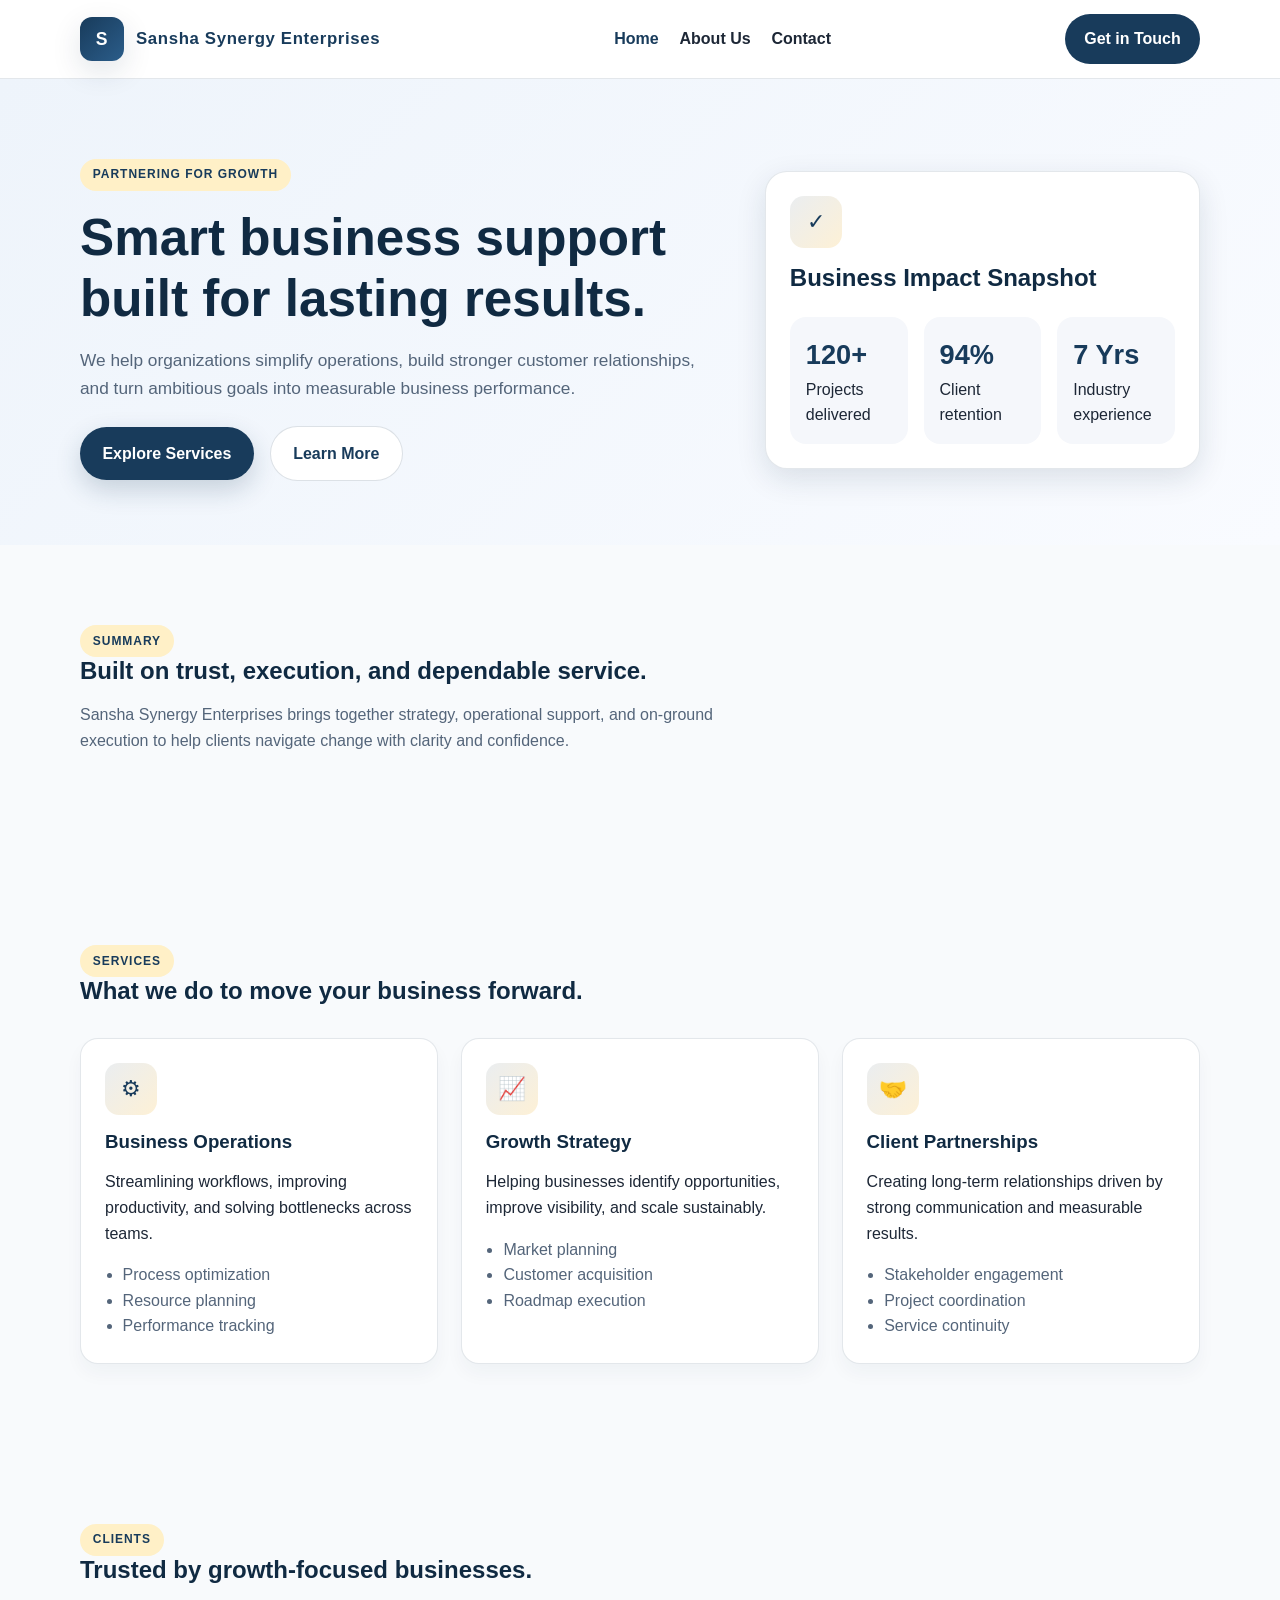
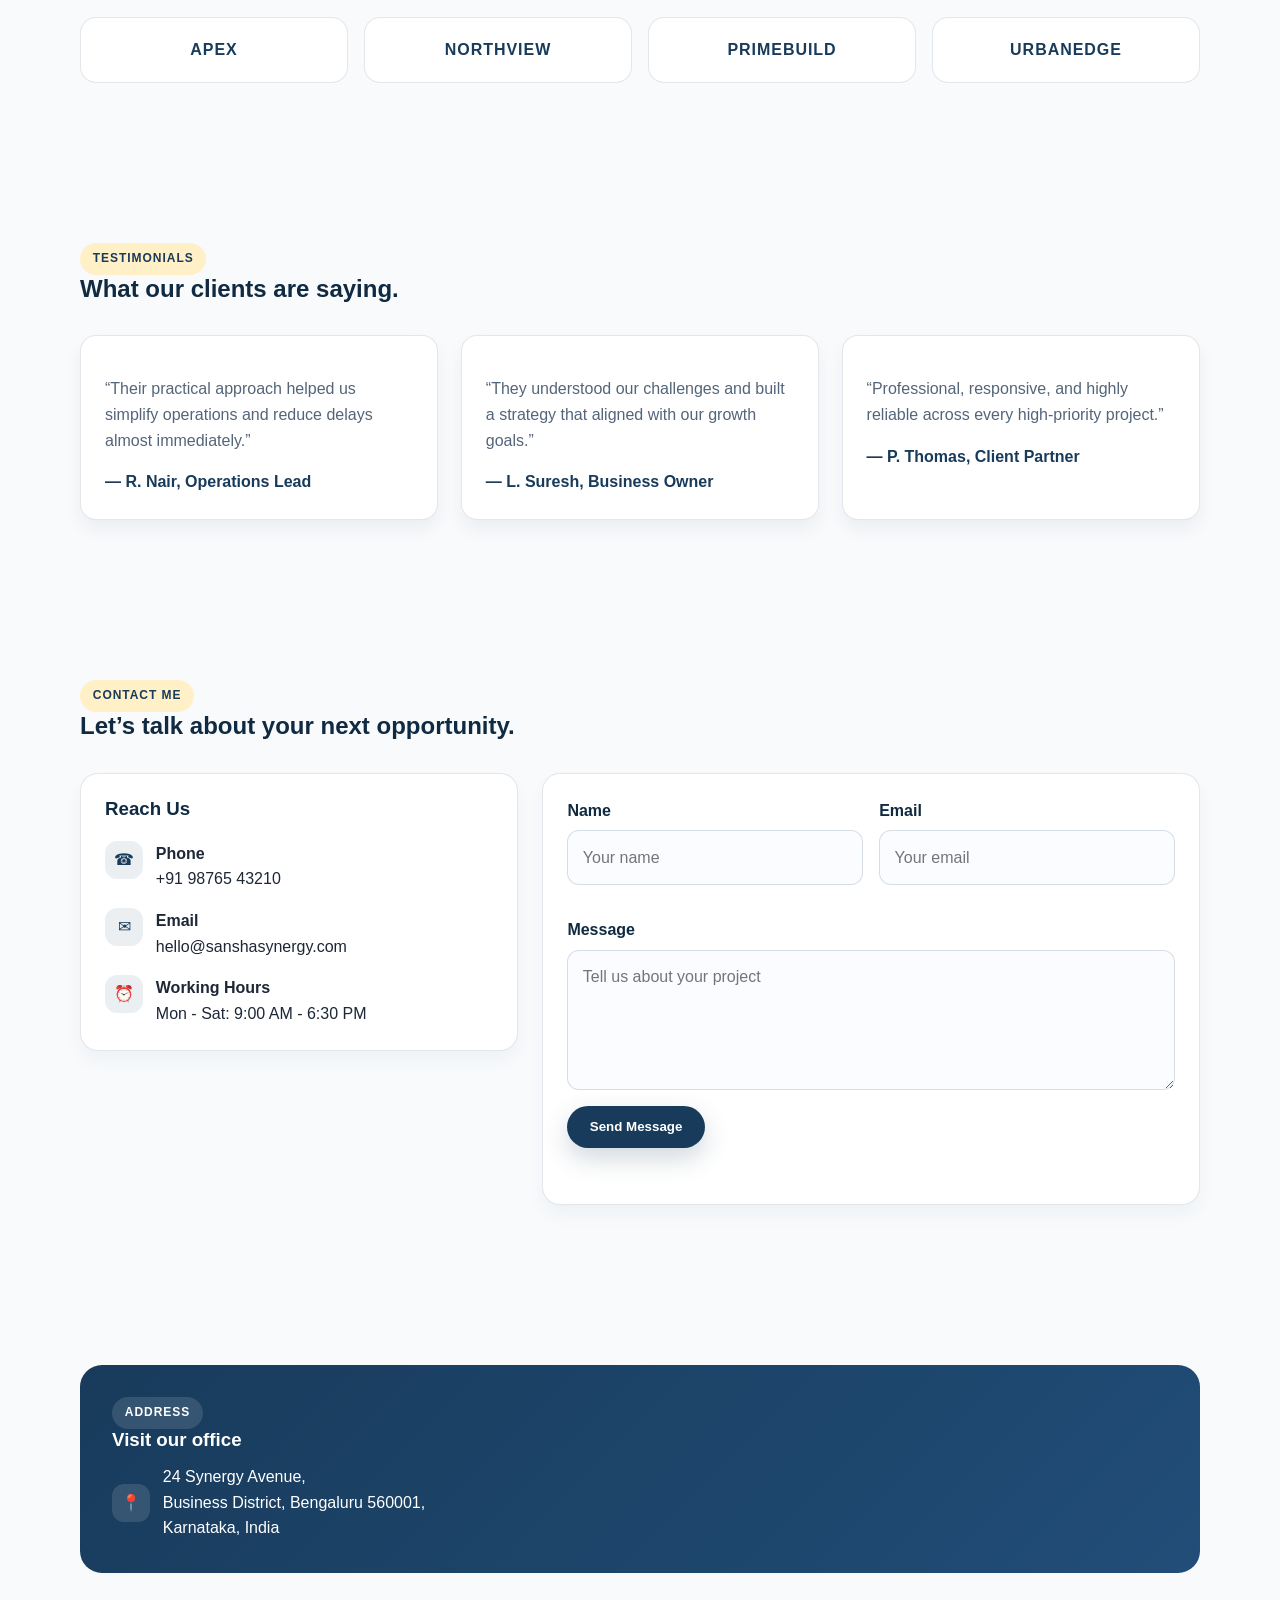
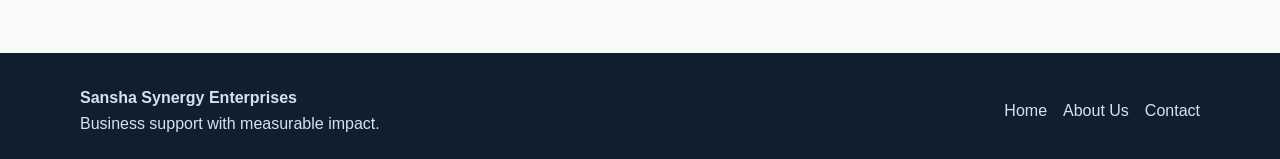
<file: index.html>
<!DOCTYPE html>
<html lang="en">
  <head>
    <meta charset="UTF-8" />
    <meta name="viewport" content="width=device-width, initial-scale=1.0" />
    <title>Sansha Synergy Enterprises | Home</title>
    <meta
      name="description"
      content="Sansha Synergy Enterprises helps businesses grow through strategy, operations, and transformation support."
    />
    <link rel="stylesheet" href="styles.css" />
  </head>
  <body>
    <header class="site-header">
      <div class="container navbar">
        <a href="index.html" class="brand" aria-label="Sansha Synergy Enterprises home">
          <span class="logo">S</span>
          <span class="brand-name">Sansha Synergy Enterprises</span>
        </a>

        <nav aria-label="Main navigation">
          <ul class="nav-links">
            <li><a class="active" href="index.html">Home</a></li>
            <li><a href="about.html">About Us</a></li>
            <li><a href="#contact">Contact</a></li>
          </ul>
        </nav>

        <a class="nav-cta" href="#contact">Get in Touch</a>
      </div>
    </header>

    <main>
      <section class="hero">
        <div class="container hero-grid">
          <div>
            <span class="eyebrow">Partnering for Growth</span>
            <h1>Smart business support built for lasting results.</h1>
            <p class="lead">
              We help organizations simplify operations, build stronger customer relationships,
              and turn ambitious goals into measurable business performance.
            </p>
            <div class="hero-actions">
              <a class="button-primary" href="#services">Explore Services</a>
              <a class="button-secondary" href="about.html">Learn More</a>
            </div>
          </div>

          <div class="hero-card">
            <div class="card-icon">✓</div>
            <h2>Business Impact Snapshot</h2>
            <div class="metrics">
              <div class="metric">
                <strong>120+</strong>
                <span>Projects delivered</span>
              </div>
              <div class="metric">
                <strong>94%</strong>
                <span>Client retention</span>
              </div>
              <div class="metric">
                <strong>7 Yrs</strong>
                <span>Industry experience</span>
              </div>
            </div>
          </div>
        </div>
      </section>

      <section class="section" id="summary">
        <div class="container section-header">
          <span class="eyebrow">Summary</span>
          <h2>Built on trust, execution, and dependable service.</h2>
          <p>
            Sansha Synergy Enterprises brings together strategy, operational support, and on-ground
            execution to help clients navigate change with clarity and confidence.
          </p>
        </div>
      </section>

      <section class="section" id="services">
        <div class="container">
          <div class="section-header">
            <span class="eyebrow">Services</span>
            <h2>What we do to move your business forward.</h2>
          </div>
          <div class="grid-3">
            <article class="card">
              <div class="card-icon">⚙</div>
              <h3>Business Operations</h3>
              <p>Streamlining workflows, improving productivity, and solving bottlenecks across teams.</p>
              <ul>
                <li>Process optimization</li>
                <li>Resource planning</li>
                <li>Performance tracking</li>
              </ul>
            </article>

            <article class="card">
              <div class="card-icon">📈</div>
              <h3>Growth Strategy</h3>
              <p>Helping businesses identify opportunities, improve visibility, and scale sustainably.</p>
              <ul>
                <li>Market planning</li>
                <li>Customer acquisition</li>
                <li>Roadmap execution</li>
              </ul>
            </article>

            <article class="card">
              <div class="card-icon">🤝</div>
              <h3>Client Partnerships</h3>
              <p>Creating long-term relationships driven by strong communication and measurable results.</p>
              <ul>
                <li>Stakeholder engagement</li>
                <li>Project coordination</li>
                <li>Service continuity</li>
              </ul>
            </article>
          </div>
        </div>
      </section>

      <section class="section" id="clients">
        <div class="container">
          <div class="section-header">
            <span class="eyebrow">Clients</span>
            <h2>Trusted by growth-focused businesses.</h2>
          </div>
          <div class="client-grid">
            <div class="client-box">Apex</div>
            <div class="client-box">Northview</div>
            <div class="client-box">PrimeBuild</div>
            <div class="client-box">UrbanEdge</div>
          </div>
        </div>
      </section>

      <section class="section" id="testimonials">
        <div class="container">
          <div class="section-header">
            <span class="eyebrow">Testimonials</span>
            <h2>What our clients are saying.</h2>
          </div>
          <div class="testimonials-grid">
            <article class="quote">
              <p>
                “Their practical approach helped us simplify operations and reduce delays almost immediately.”
              </p>
              <strong>— R. Nair, Operations Lead</strong>
            </article>
            <article class="quote">
              <p>
                “They understood our challenges and built a strategy that aligned with our growth goals.”
              </p>
              <strong>— L. Suresh, Business Owner</strong>
            </article>
            <article class="quote">
              <p>
                “Professional, responsive, and highly reliable across every high-priority project.”
              </p>
              <strong>— P. Thomas, Client Partner</strong>
            </article>
          </div>
        </div>
      </section>

      <section class="section" id="contact">
        <div class="container">
          <div class="section-header">
            <span class="eyebrow">Contact Me</span>
            <h2>Let’s talk about your next opportunity.</h2>
          </div>

          <div class="contact-wrapper">
            <aside class="info-panel" aria-label="Contact details">
              <h3>Reach Us</h3>
              <div class="info-list">
                <div class="info-item">
                  <span class="info-badge">☎</span>
                  <div>
                    <strong>Phone</strong><br />
                    +91 98765 43210
                  </div>
                </div>
                <div class="info-item">
                  <span class="info-badge">✉</span>
                  <div>
                    <strong>Email</strong><br />
                    hello@sanshasynergy.com
                  </div>
                </div>
                <div class="info-item">
                  <span class="info-badge">⏰</span>
                  <div>
                    <strong>Working Hours</strong><br />
                    Mon - Sat: 9:00 AM - 6:30 PM
                  </div>
                </div>
              </div>
            </aside>

            <div class="form-panel">
              <form id="contactForm">
                <div class="form-grid">
                  <div class="field">
                    <label for="name">Name</label>
                    <input id="name" name="name" type="text" placeholder="Your name" />
                  </div>

                  <div class="field">
                    <label for="email">Email</label>
                    <input id="email" name="email" type="email" placeholder="Your email" />
                  </div>

                  <div class="field full">
                    <label for="message">Message</label>
                    <textarea id="message" name="message" placeholder="Tell us about your project"></textarea>
                  </div>
                </div>

                <button class="button-primary" type="submit">Send Message</button>
                <div class="form-status" aria-live="polite"></div>
              </form>
            </div>
          </div>
        </div>
      </section>

      <section class="section" id="address">
        <div class="container">
          <div class="address-panel">
            <span class="eyebrow" style="background: rgba(255,255,255,0.12); color: #fff;">Address</span>
            <h3>Visit our office</h3>
            <div class="info-item">
              <span class="info-badge">📍</span>
              <div>
                24 Synergy Avenue,<br />
                Business District, Bengaluru 560001,<br />
                Karnataka, India
              </div>
            </div>
          </div>
        </div>
      </section>
    </main>

    <footer class="site-footer">
      <div class="container footer-wrap">
        <div>
          <strong>Sansha Synergy Enterprises</strong><br />
          Business support with measurable impact.
        </div>
        <div class="footer-nav">
          <a href="index.html">Home</a>
          <a href="about.html">About Us</a>
          <a href="#contact">Contact</a>
        </div>
      </div>
    </footer>

    <button class="scroll-top" aria-label="Scroll to top">↑</button>

    <script src="script.js"></script>
  </body>
</html>
</file>
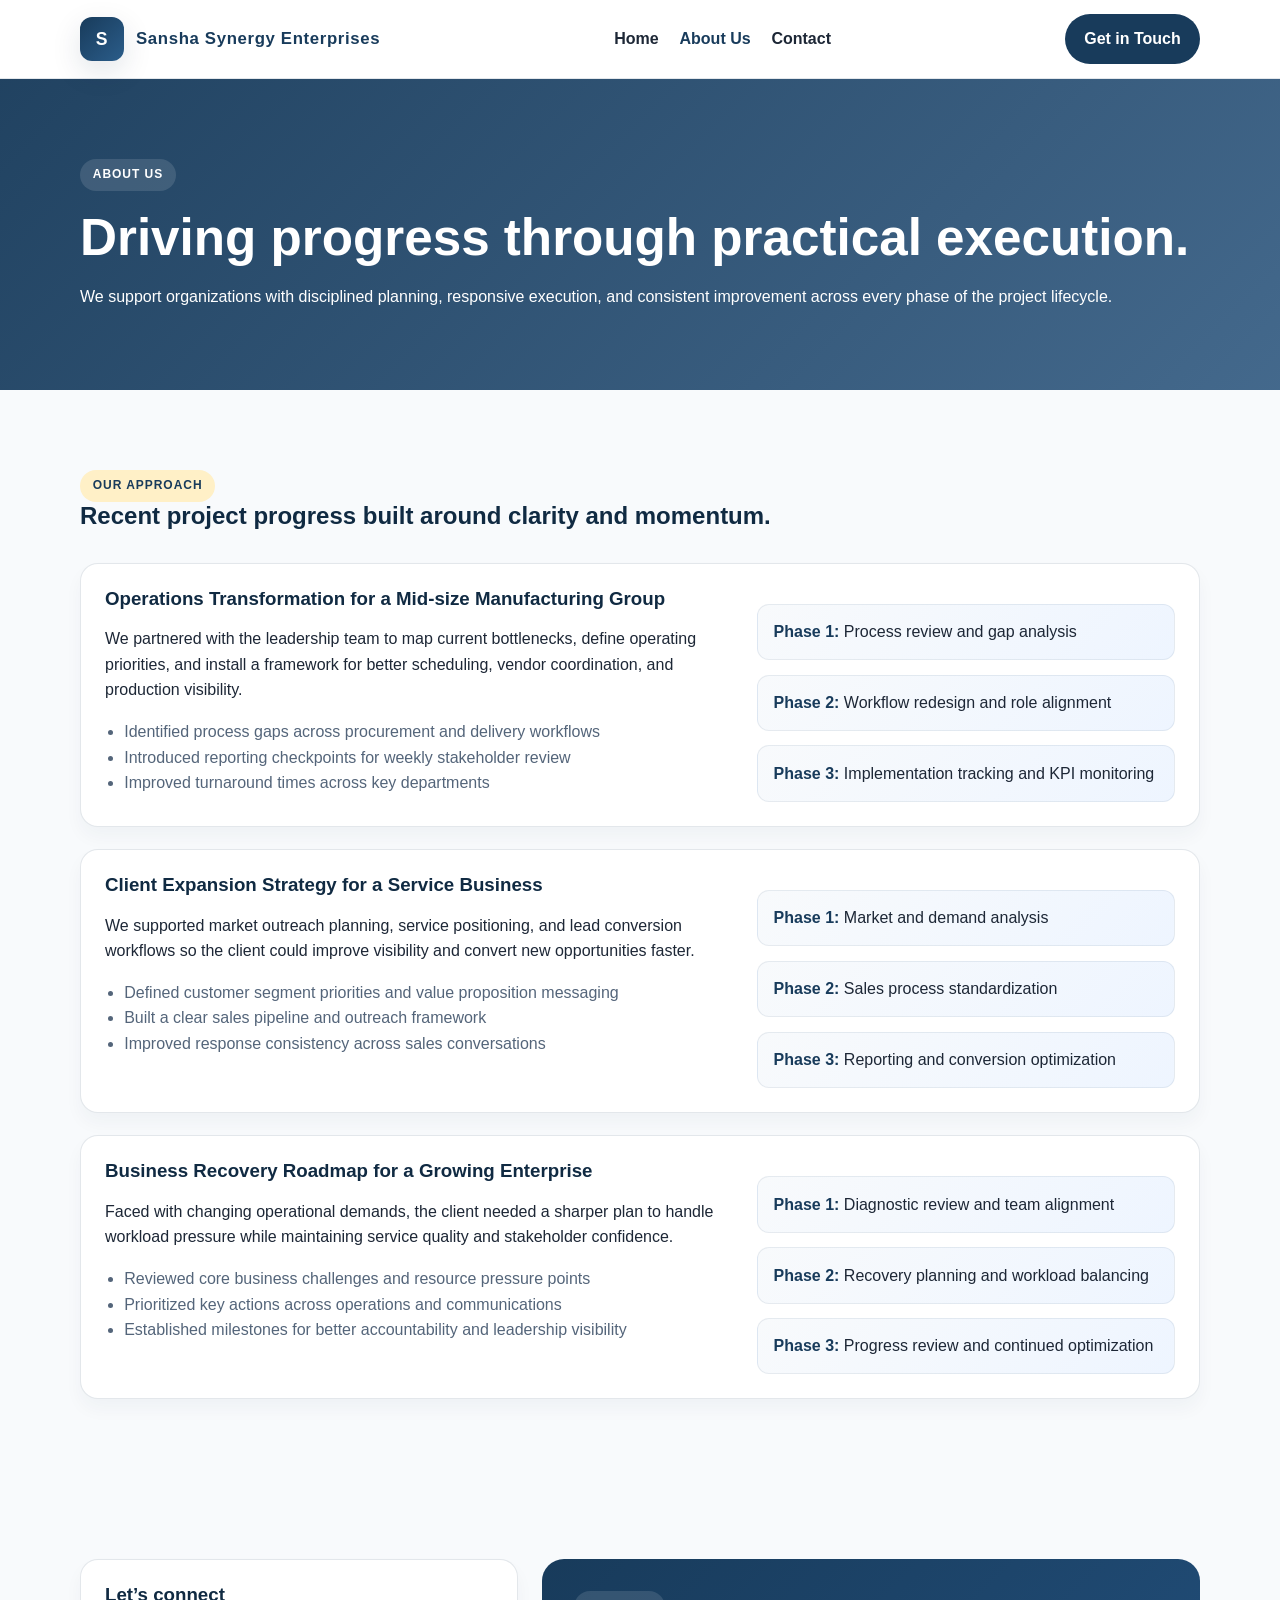
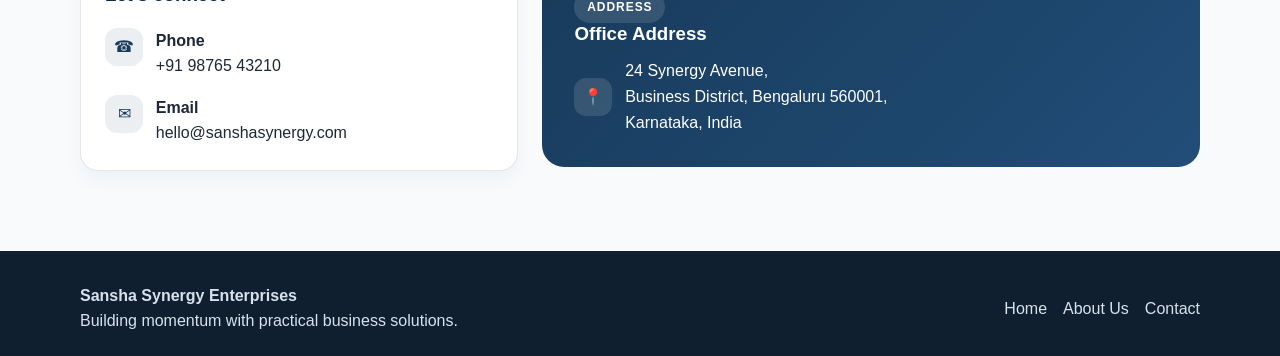
<file: about.html>
<!DOCTYPE html>
<html lang="en">
  <head>
    <meta charset="UTF-8" />
    <meta name="viewport" content="width=device-width, initial-scale=1.0" />
    <title>Sansha Synergy Enterprises | About Us</title>
    <meta
      name="description"
      content="Learn about Sansha Synergy Enterprises and our recent project progress across strategic business initiatives."
    />
    <link rel="stylesheet" href="styles.css" />
  </head>
  <body>
    <header class="site-header">
      <div class="container navbar">
        <a href="index.html" class="brand" aria-label="Sansha Synergy Enterprises home">
          <span class="logo">S</span>
          <span class="brand-name">Sansha Synergy Enterprises</span>
        </a>

        <nav aria-label="Main navigation">
          <ul class="nav-links">
            <li><a href="index.html">Home</a></li>
            <li><a class="active" href="about.html">About Us</a></li>
            <li><a href="contact.html">Contact</a></li>
          </ul>
        </nav>

        <a class="nav-cta" href="contact.html">Get in Touch</a>
      </div>
    </header>

    <main>
      <section class="page-hero">
        <div class="container">
          <span class="eyebrow" style="background: rgba(255,255,255,0.12); color: #fff;">About us</span>
          <h1>Driving progress through practical execution.</h1>
          <p>
            We support organizations with disciplined planning, responsive execution, and consistent
            improvement across every phase of the project lifecycle.
          </p>
        </div>
      </section>

      <section class="section">
        <div class="container">
          <div class="section-header">
            <span class="eyebrow">Our approach</span>
            <h2>Recent project progress built around clarity and momentum.</h2>
          </div>

          <div class="project-list">
            <article class="project-card">
              <div>
                <h3>Operations Transformation for a Mid-size Manufacturing Group</h3>
                <p>
                  We partnered with the leadership team to map current bottlenecks, define operating
                  priorities, and install a framework for better scheduling, vendor coordination, and
                  production visibility.
                </p>
                <ul>
                  <li>Identified process gaps across procurement and delivery workflows</li>
                  <li>Introduced reporting checkpoints for weekly stakeholder review</li>
                  <li>Improved turnaround times across key departments</li>
                </ul>
              </div>

              <div class="progress-steps">
                <div class="step"><strong>Phase 1:</strong> Process review and gap analysis</div>
                <div class="step"><strong>Phase 2:</strong> Workflow redesign and role alignment</div>
                <div class="step"><strong>Phase 3:</strong> Implementation tracking and KPI monitoring</div>
              </div>
            </article>

            <article class="project-card">
              <div>
                <h3>Client Expansion Strategy for a Service Business</h3>
                <p>
                  We supported market outreach planning, service positioning, and lead conversion
                  workflows so the client could improve visibility and convert new opportunities faster.
                </p>
                <ul>
                  <li>Defined customer segment priorities and value proposition messaging</li>
                  <li>Built a clear sales pipeline and outreach framework</li>
                  <li>Improved response consistency across sales conversations</li>
                </ul>
              </div>

              <div class="progress-steps">
                <div class="step"><strong>Phase 1:</strong> Market and demand analysis</div>
                <div class="step"><strong>Phase 2:</strong> Sales process standardization</div>
                <div class="step"><strong>Phase 3:</strong> Reporting and conversion optimization</div>
              </div>
            </article>

            <article class="project-card">
              <div>
                <h3>Business Recovery Roadmap for a Growing Enterprise</h3>
                <p>
                  Faced with changing operational demands, the client needed a sharper plan to handle
                  workload pressure while maintaining service quality and stakeholder confidence.
                </p>
                <ul>
                  <li>Reviewed core business challenges and resource pressure points</li>
                  <li>Prioritized key actions across operations and communications</li>
                  <li>Established milestones for better accountability and leadership visibility</li>
                </ul>
              </div>

              <div class="progress-steps">
                <div class="step"><strong>Phase 1:</strong> Diagnostic review and team alignment</div>
                <div class="step"><strong>Phase 2:</strong> Recovery planning and workload balancing</div>
                <div class="step"><strong>Phase 3:</strong> Progress review and continued optimization</div>
              </div>
            </article>
          </div>
        </div>
      </section>

      <section class="section" id="contact">
        <div class="container">
          <div class="contact-wrapper">
            <aside class="info-panel">
              <h3>Let’s connect</h3>
              <div class="info-list">
                <div class="info-item">
                  <span class="info-badge">☎</span>
                  <div>
                    <strong>Phone</strong><br />
                    +91 98765 43210
                  </div>
                </div>
                <div class="info-item">
                  <span class="info-badge">✉</span>
                  <div>
                    <strong>Email</strong><br />
                    hello@sanshasynergy.com
                  </div>
                </div>
              </div>
            </aside>

            <div class="address-panel">
              <span class="eyebrow" style="background: rgba(255,255,255,0.12); color: #fff;">Address</span>
              <h3>Office Address</h3>
              <div class="info-item">
                <span class="info-badge">📍</span>
                <div>
                  24 Synergy Avenue,<br />
                  Business District, Bengaluru 560001,<br />
                  Karnataka, India
                </div>
              </div>
            </div>
          </div>
        </div>
      </section>
    </main>

    <footer class="site-footer">
      <div class="container footer-wrap">
        <div>
          <strong>Sansha Synergy Enterprises</strong><br />
          Building momentum with practical business solutions.
        </div>
        <div class="footer-nav">
          <a href="index.html">Home</a>
          <a href="about.html">About Us</a>
          <a href="contact.html">Contact</a>
        </div>
      </div>
    </footer>

    <button class="scroll-top" aria-label="Scroll to top">↑</button>

    <script src="script.js"></script>
  </body>
</html>
</file>
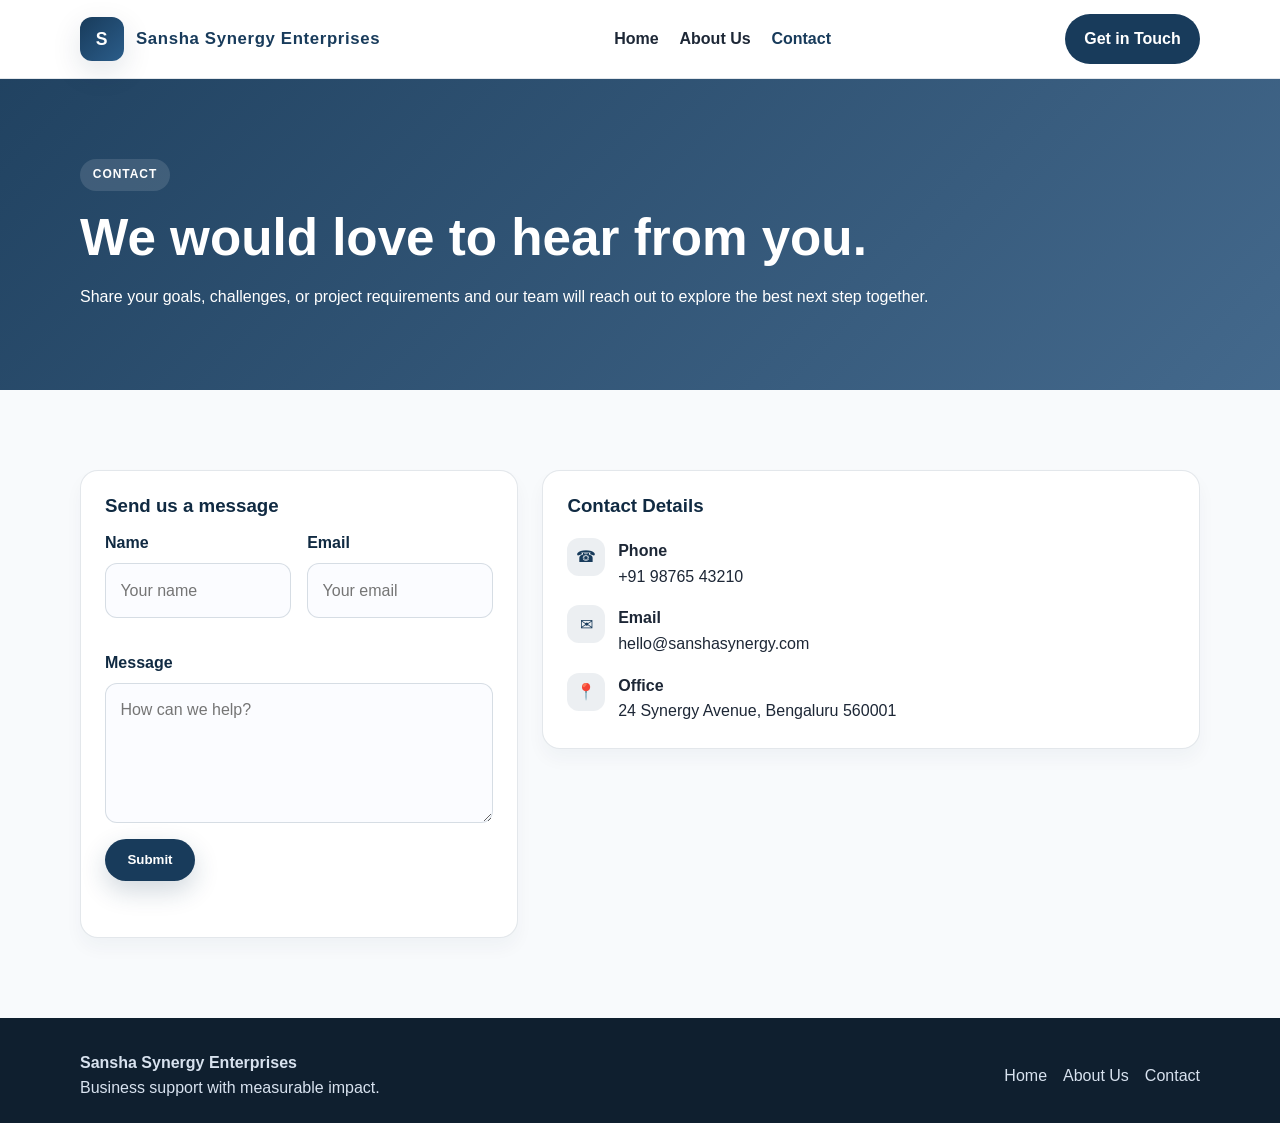
<file: contact.html>
<!DOCTYPE html>
<html lang="en">
  <head>
    <meta charset="UTF-8" />
    <meta name="viewport" content="width=device-width, initial-scale=1.0" />
    <title>Sansha Synergy Enterprises | Contact</title>
    <meta
      name="description"
      content="Contact Sansha Synergy Enterprises for business support, project discussions, and partnership opportunities."
    />
    <link rel="stylesheet" href="styles.css" />
  </head>
  <body>
    <header class="site-header">
      <div class="container navbar">
        <a href="index.html" class="brand" aria-label="Sansha Synergy Enterprises home">
          <span class="logo">S</span>
          <span class="brand-name">Sansha Synergy Enterprises</span>
        </a>

        <nav aria-label="Main navigation">
          <ul class="nav-links">
            <li><a href="index.html">Home</a></li>
            <li><a href="about.html">About Us</a></li>
            <li><a class="active" href="contact.html">Contact</a></li>
          </ul>
        </nav>

        <a class="nav-cta" href="contact.html">Get in Touch</a>
      </div>
    </header>

    <main>
      <section class="page-hero">
        <div class="container">
          <span class="eyebrow" style="background: rgba(255,255,255,0.12); color: #fff;">Contact</span>
          <h1>We would love to hear from you.</h1>
          <p>
            Share your goals, challenges, or project requirements and our team will reach out to explore
            the best next step together.
          </p>
        </div>
      </section>

      <section class="section">
        <div class="container contact-wrapper">
          <div class="form-panel">
            <h3>Send us a message</h3>
            <form id="contactForm">
              <div class="form-grid">
                <div class="field">
                  <label for="name">Name</label>
                  <input id="name" name="name" type="text" placeholder="Your name" />
                </div>

                <div class="field">
                  <label for="email">Email</label>
                  <input id="email" name="email" type="email" placeholder="Your email" />
                </div>

                <div class="field full">
                  <label for="message">Message</label>
                  <textarea id="message" name="message" placeholder="How can we help?"></textarea>
                </div>
              </div>

              <button class="button-primary" type="submit">Submit</button>
              <div class="form-status" aria-live="polite"></div>
            </form>
          </div>

          <aside class="info-panel">
            <h3>Contact Details</h3>
            <div class="info-list">
              <div class="info-item">
                <span class="info-badge">☎</span>
                <div>
                  <strong>Phone</strong><br />
                  +91 98765 43210
                </div>
              </div>
              <div class="info-item">
                <span class="info-badge">✉</span>
                <div>
                  <strong>Email</strong><br />
                  hello@sanshasynergy.com
                </div>
              </div>
              <div class="info-item">
                <span class="info-badge">📍</span>
                <div>
                  <strong>Office</strong><br />
                  24 Synergy Avenue, Bengaluru 560001
                </div>
              </div>
            </div>
          </aside>
        </div>
      </section>
    </main>

    <footer class="site-footer">
      <div class="container footer-wrap">
        <div>
          <strong>Sansha Synergy Enterprises</strong><br />
          Business support with measurable impact.
        </div>
        <div class="footer-nav">
          <a href="index.html">Home</a>
          <a href="about.html">About Us</a>
          <a href="contact.html">Contact</a>
        </div>
      </div>
    </footer>

    <button class="scroll-top" aria-label="Scroll to top">↑</button>

    <script src="script.js"></script>
  </body>
</html>
</file>
<file: styles.css>
:root {
  --primary: #183b5b;
  --primary-dark: #102a42;
  --accent: #f7b731;
  --accent-soft: #fff0c7;
  --text: #1d2736;
  --muted: #54657a;
  --light-bg: #f5f7fb;
  --white: #ffffff;
  --border: rgba(24, 59, 91, 0.12);
  --shadow: 0 10px 30px rgba(16, 42, 66, 0.12);
}

* {
  box-sizing: border-box;
}

html {
  scroll-behavior: smooth;
}

body {
  margin: 0;
  font-family: "Segoe UI", Tahoma, Geneva, Verdana, sans-serif;
  color: var(--text);
  background: #f8fafc;
  line-height: 1.6;
}

a {
  color: inherit;
  text-decoration: none;
}

img {
  max-width: 100%;
  display: block;
}

.container {
  width: min(1120px, calc(100% - 2rem));
  margin: 0 auto;
}

.site-header {
  position: sticky;
  top: 0;
  z-index: 1000;
  background: rgba(255, 255, 255, 0.92);
  backdrop-filter: blur(12px);
  border-bottom: 1px solid var(--border);
}

.navbar {
  display: flex;
  justify-content: space-between;
  align-items: center;
  height: 78px;
}

.brand {
  display: flex;
  align-items: center;
  gap: 0.75rem;
  font-weight: 700;
  letter-spacing: 0.04em;
  color: var(--primary);
}

.logo {
  width: 44px;
  height: 44px;
  border-radius: 12px;
  background: linear-gradient(135deg, var(--primary), #2b5d8a);
  color: var(--white);
  display: grid;
  place-items: center;
  font-size: 1.1rem;
  box-shadow: var(--shadow);
}

.brand-name {
  font-size: 1.05rem;
}

.nav-links {
  display: flex;
  align-items: center;
  gap: 1.3rem;
  list-style: none;
  margin: 0;
  padding: 0;
}

.nav-links a {
  color: var(--text);
  font-weight: 600;
  transition: color 0.2s ease;
}

.nav-links a:hover,
.nav-links a.active {
  color: var(--primary);
}

.nav-cta {
  display: inline-flex;
  align-items: center;
  justify-content: center;
  background: var(--primary);
  color: var(--white);
  border-radius: 999px;
  padding: 0.75rem 1.2rem;
  font-weight: 700;
  transition: transform 0.2s ease, box-shadow 0.2s ease;
}

.nav-cta:hover {
  transform: translateY(-1px);
  box-shadow: 0 8px 22px rgba(24, 59, 91, 0.2);
}

.hero {
  background: linear-gradient(135deg, #eef4fb 0%, #f9fbff 100%);
  padding: 5rem 0 4rem;
}

.hero-grid {
  display: grid;
  grid-template-columns: 1.2fr 0.8fr;
  gap: 2rem;
  align-items: center;
}

.eyebrow {
  display: inline-block;
  background: var(--accent-soft);
  color: var(--primary);
  padding: 0.4rem 0.8rem;
  border-radius: 999px;
  font-size: 0.75rem;
  font-weight: 700;
  letter-spacing: 0.08em;
  text-transform: uppercase;
}

h1, h2, h3 {
  margin: 0 0 0.8rem;
  line-height: 1.2;
  color: var(--primary-dark);
}

h1 {
  font-size: clamp(2.2rem, 4vw, 4rem);
  margin-top: 1rem;
}

.lead {
  color: var(--muted);
  font-size: 1.08rem;
  max-width: 40rem;
  margin-bottom: 1.5rem;
}

.hero-actions {
  display: flex;
  align-items: center;
  flex-wrap: wrap;
  gap: 1rem;
  margin-top: 1rem;
}

.button-primary,
.button-secondary,
.button-link {
  display: inline-flex;
  align-items: center;
  justify-content: center;
  border-radius: 999px;
  padding: 0.85rem 1.4rem;
  font-weight: 700;
  border: none;
  cursor: pointer;
  transition: transform 0.2s ease, box-shadow 0.2s ease;
}

.button-primary {
  background: var(--primary);
  color: var(--white);
  box-shadow: 0 10px 26px rgba(24, 59, 91, 0.2);
}

.button-secondary {
  background: var(--white);
  color: var(--primary);
  border: 1px solid rgba(24, 59, 91, 0.15);
}

.button-link {
  background: transparent;
  color: var(--primary);
  border: 1px solid rgba(24, 59, 91, 0.12);
}

.button-primary:hover,
.button-secondary:hover,
.button-link:hover {
  transform: translateY(-1px);
}

.hero-card {
  background: var(--white);
  border: 1px solid var(--border);
  border-radius: 22px;
  padding: 1.5rem;
  box-shadow: var(--shadow);
}

.metrics {
  display: grid;
  grid-template-columns: repeat(3, minmax(0, 1fr));
  gap: 1rem;
  margin-top: 1.5rem;
}

.metric {
  background: var(--light-bg);
  border-radius: 16px;
  padding: 1rem;
}

.metric strong {
  display: block;
  font-size: 1.7rem;
  color: var(--primary);
}

.section {
  padding: 5rem 0;
}

.section-header {
  margin-bottom: 2rem;
}

.section-header p {
  color: var(--muted);
  max-width: 40rem;
}

.grid-3 {
  display: grid;
  grid-template-columns: repeat(3, minmax(0, 1fr));
  gap: 1.4rem;
}

.card {
  background: var(--white);
  border: 1px solid var(--border);
  border-radius: 18px;
  padding: 1.5rem;
  box-shadow: 0 10px 18px rgba(16, 42, 66, 0.04);
}

.card-icon {
  width: 52px;
  height: 52px;
  display: grid;
  place-items: center;
  border-radius: 14px;
  background: linear-gradient(135deg, rgba(24, 59, 91, 0.09), rgba(247, 183, 49, 0.2));
  color: var(--primary);
  font-size: 1.4rem;
  margin-bottom: 1rem;
}

.card ul {
  margin: 1rem 0 0;
  padding-left: 1.1rem;
  color: var(--muted);
}

.client-grid {
  display: grid;
  grid-template-columns: repeat(4, minmax(0, 1fr));
  gap: 1rem;
  margin-top: 1.5rem;
}

.client-box {
  background: var(--white);
  border: 1px solid var(--border);
  border-radius: 16px;
  padding: 1.2rem 1rem;
  text-align: center;
  color: var(--primary);
  font-weight: 700;
  letter-spacing: 0.06em;
  text-transform: uppercase;
}

.testimonials-grid {
  display: grid;
  grid-template-columns: repeat(3, minmax(0, 1fr));
  gap: 1.4rem;
}

.quote {
  background: var(--white);
  border: 1px solid var(--border);
  border-radius: 16px;
  padding: 1.5rem;
  box-shadow: 0 10px 18px rgba(16, 42, 66, 0.05);
}

.quote p {
  color: var(--muted);
  margin-bottom: 1rem;
}

.quote strong {
  color: var(--primary);
}

.contact-wrapper {
  display: grid;
  grid-template-columns: 0.8fr 1.2fr;
  gap: 1.5rem;
  align-items: start;
}

.info-panel,
.form-panel {
  background: var(--white);
  border: 1px solid var(--border);
  border-radius: 18px;
  padding: 1.5rem;
  box-shadow: 0 10px 18px rgba(16, 42, 66, 0.04);
}

.info-list {
  display: grid;
  gap: 1rem;
  margin-top: 1.3rem;
}

.info-item {
  display: flex;
  align-items: flex-start;
  gap: 0.8rem;
}

.info-badge {
  width: 38px;
  height: 38px;
  flex-shrink: 0;
  display: grid;
  place-items: center;
  background: rgba(24, 59, 91, 0.08);
  color: var(--primary);
  border-radius: 12px;
}

.form-grid {
  display: grid;
  grid-template-columns: repeat(2, minmax(0, 1fr));
  gap: 1rem;
}

.field {
  display: flex;
  flex-direction: column;
  gap: 0.45rem;
  margin-bottom: 1rem;
}

.field.full {
  grid-column: 1 / -1;
}

label {
  font-weight: 600;
  color: var(--primary-dark);
}

input,
textarea {
  width: 100%;
  border-radius: 12px;
  border: 1px solid rgba(24, 59, 91, 0.16);
  background: #fbfcff;
  padding: 0.85rem 0.9rem;
  font: inherit;
  color: var(--text);
}

input:focus,
textarea:focus {
  outline: 2px solid rgba(24, 59, 91, 0.15);
  border-color: rgba(24, 59, 91, 0.3);
}

textarea {
  min-height: 140px;
  resize: vertical;
}

.form-status {
  min-height: 24px;
  margin-top: 0.5rem;
  color: var(--primary);
  font-weight: 600;
}

.address-panel {
  background: linear-gradient(135deg, #183b5b 0%, #214d78 100%);
  color: var(--white);
  border-radius: 22px;
  padding: 2rem;
}

.address-panel h3,
.address-panel p {
  color: var(--white);
}

.address-panel .info-item {
  align-items: center;
}

.address-panel .info-badge {
  background: rgba(255, 255, 255, 0.12);
  color: var(--white);
}

.site-footer {
  background: #0f1f2f;
  color: #d8e2ef;
  padding: 2rem 0 1.4rem;
}

.footer-wrap {
  display: flex;
  align-items: center;
  justify-content: space-between;
  gap: 1rem;
  flex-wrap: wrap;
}

.footer-nav {
  display: flex;
  align-items: center;
  gap: 1rem;
  flex-wrap: wrap;
}

.scroll-top {
  position: fixed;
  right: 24px;
  bottom: 22px;
  width: 52px;
  height: 52px;
  border: none;
  border-radius: 50%;
  background: var(--primary);
  color: var(--white);
  cursor: pointer;
  box-shadow: var(--shadow);
  display: grid;
  place-items: center;
  font-size: 1.3rem;
  opacity: 0;
  pointer-events: none;
  transform: translateY(12px);
  transition: opacity 0.2s ease, transform 0.2s ease;
}

.scroll-top.visible {
  opacity: 1;
  pointer-events: auto;
  transform: translateY(0);
}

.page-hero {
  background: linear-gradient(135deg, rgba(24, 59, 91, 0.96), rgba(48, 89, 128, 0.9));
  color: var(--white);
  padding: 5rem 0 4rem;
}

.page-hero h1,
.page-hero p {
  color: var(--white);
}

.project-list {
  display: grid;
  gap: 1.4rem;
}

.project-card {
  background: var(--white);
  border: 1px solid var(--border);
  border-radius: 18px;
  padding: 1.5rem;
  display: grid;
  grid-template-columns: 1.2fr 0.8fr;
  gap: 1.5rem;
  box-shadow: 0 10px 18px rgba(16, 42, 66, 0.04);
}

.project-card h3 {
  margin-bottom: 0.5rem;
}

.project-card ul {
  margin: 0.75rem 0 0;
  padding-left: 1.2rem;
  color: var(--muted);
}

.progress-steps {
  display: grid;
  gap: 0.9rem;
  margin-top: 1rem;
}

.step {
  background: linear-gradient(135deg, #f8fafc, #eef5ff);
  border: 1px solid rgba(24, 59, 91, 0.08);
  border-radius: 12px;
  padding: 0.9rem 1rem;
}

.step strong {
  color: var(--primary);
}

@media (max-width: 860px) {
  .hero-grid,
  .contact-wrapper,
  .project-card,
  .grid-3,
  .testimonials-grid,
  .client-grid,
  .form-grid {
    grid-template-columns: 1fr;
  }

  .navbar {
    flex-wrap: wrap;
    height: auto;
    padding: 1rem 0;
    gap: 0.8rem;
  }

  .nav-links {
    flex-wrap: wrap;
    justify-content: center;
  }

  .metrics {
    grid-template-columns: 1fr;
  }

  .footer-wrap {
    flex-direction: column;
    align-items: flex-start;
  }
}
</file>
